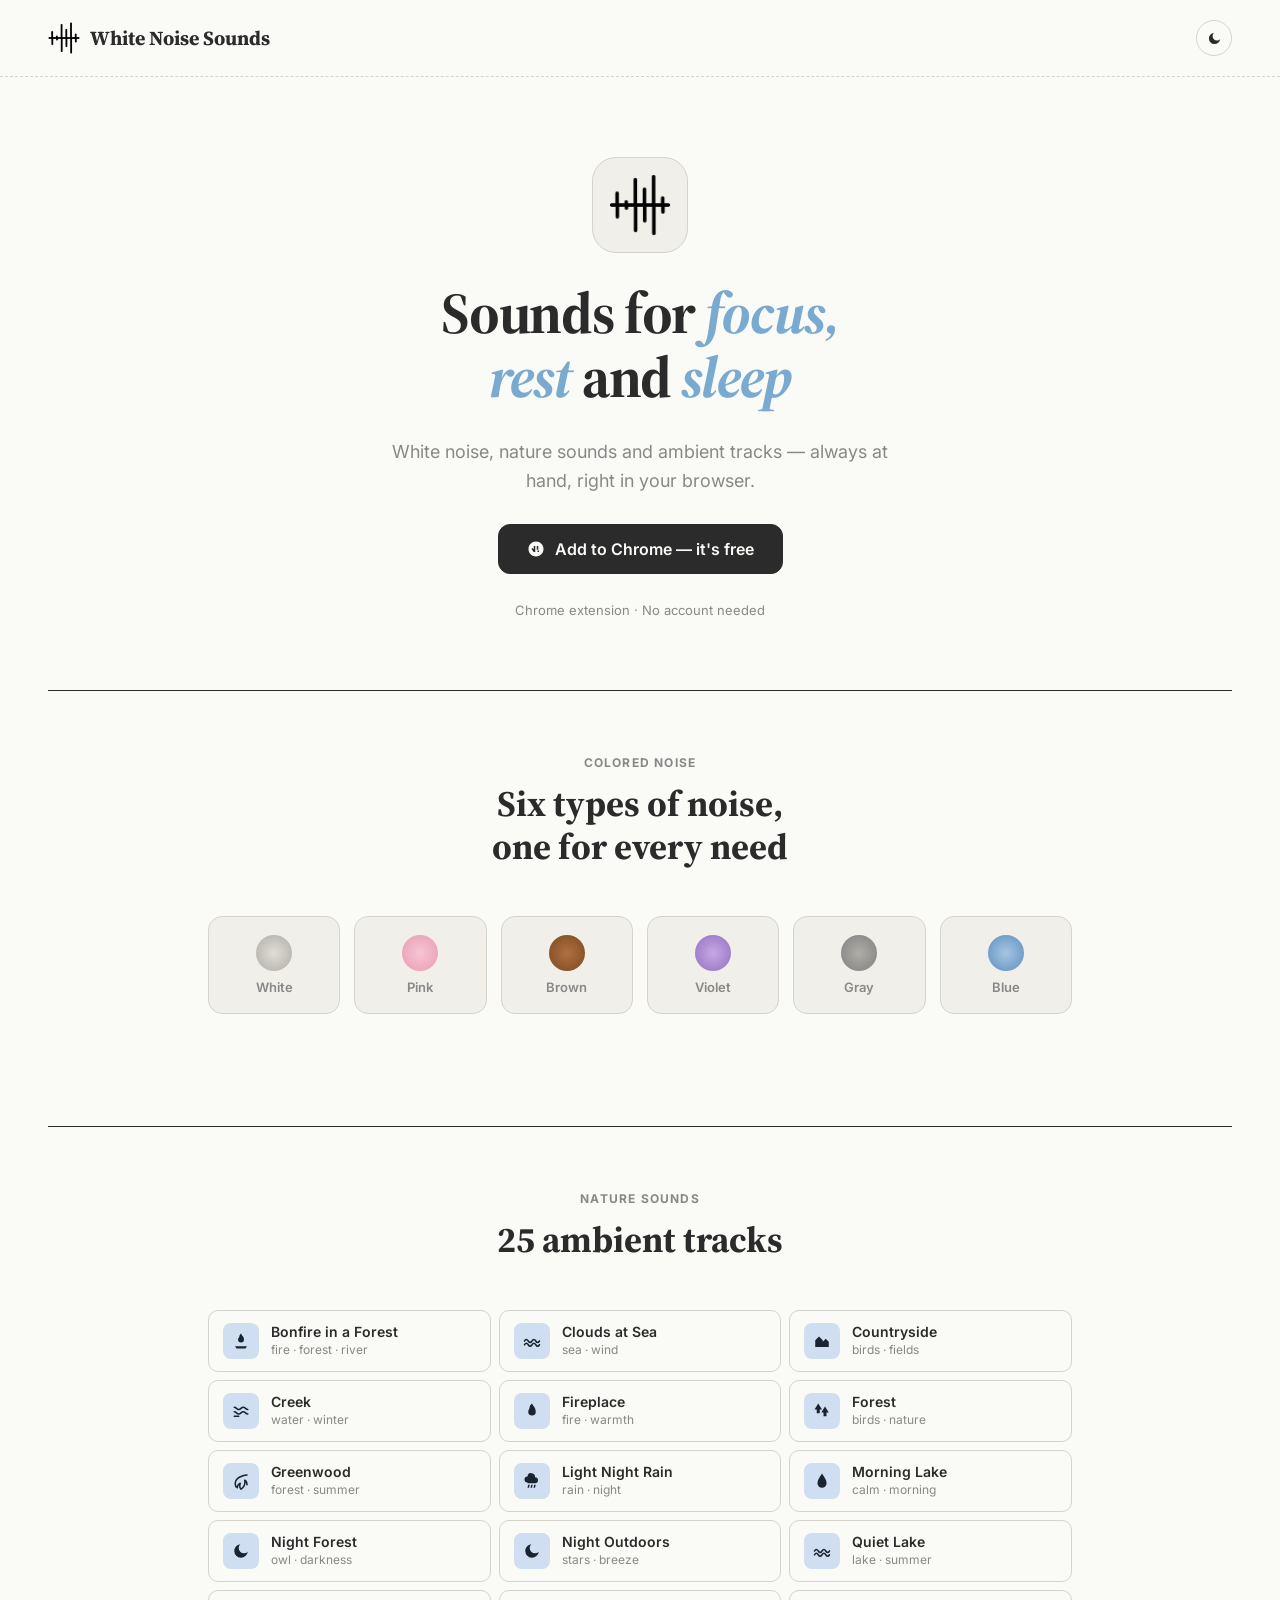
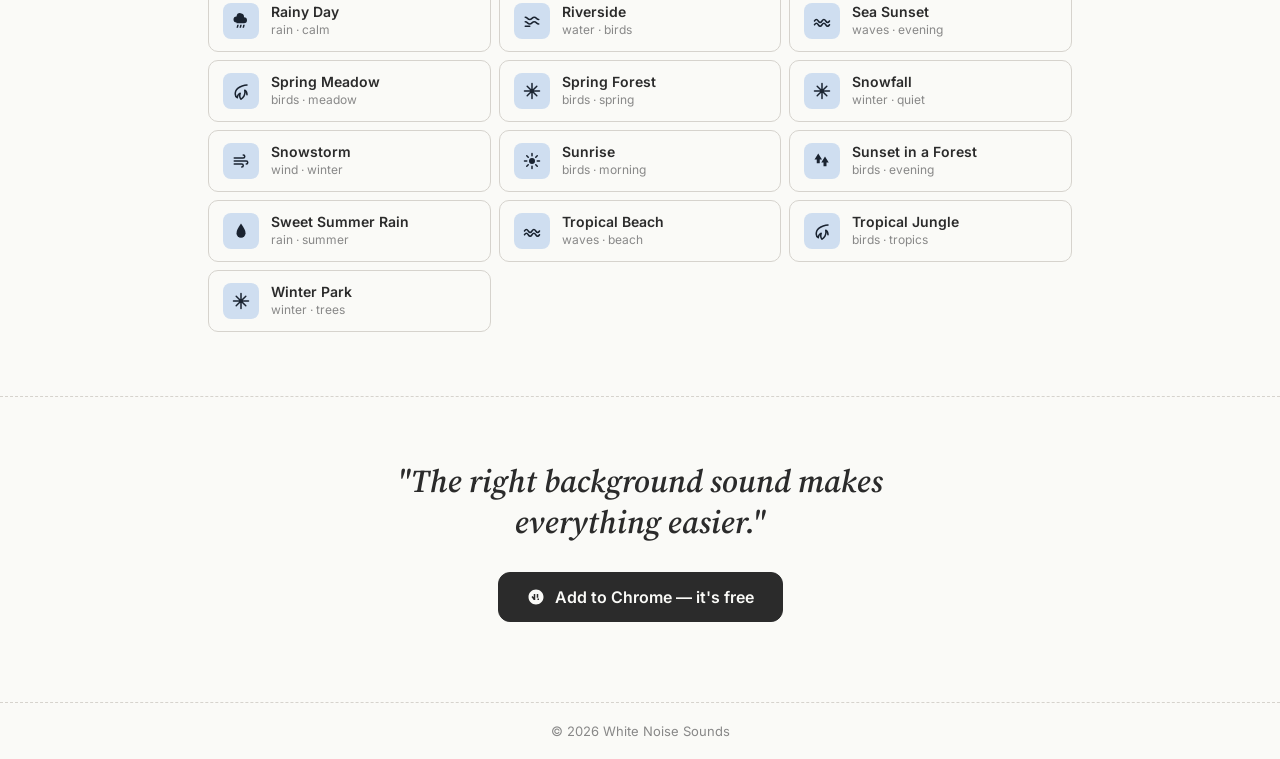
<file: index.html>
<!doctype html>
<html lang="en">
<head>
  <meta charset="utf-8" />
  <meta name="viewport" content="width=device-width, initial-scale=1" />
  <title>White Noise Sounds — Ambient sounds for focus and sleep</title>
  <meta name="description" content="White noise, pink noise, brown noise and nature sounds to help you focus, relax and sleep better." />
  <link rel="stylesheet" href="shared.css" />
  <style>
    /* ── Hero ────────────────────────────────────────── */
    .hero {
      display: flex;
      flex-direction: column;
      align-items: center;
      text-align: center;
      padding: 80px 24px 72px;
      gap: 28px;
    }
    .hero-icon {
      width: 96px;
      height: 96px;
      border-radius: 24px;
      border: 1.5px solid var(--line);
      background: var(--bg-2);
      padding: 16px;
    }
    .hero h1 {
      font-family: 'Source Serif 4', Georgia, serif;
      font-size: clamp(36px, 6vw, 58px);
      font-weight: 700;
      line-height: 1.1;
      letter-spacing: -0.02em;
      max-width: 680px;
    }
    .hero h1 em {
      font-style: italic;
      color: var(--accent-dark);
    }
    .hero p {
      font-size: 18px;
      color: var(--muted);
      line-height: 1.65;
      max-width: 520px;
    }
    .install-btn {
      display: inline-flex;
      align-items: center;
      gap: 10px;
      padding: 14px 28px;
      background: var(--fg);
      color: var(--bg);
      border: 1.5px solid var(--fg);
      border-radius: 12px;
      font-family: inherit;
      font-size: 16px;
      font-weight: 600;
      cursor: pointer;
      text-decoration: none;
      transition: background 0.15s, color 0.15s, transform 0.1s;
    }
    .install-btn:hover {
      background: var(--accent);
      color: var(--fg);
      border-color: var(--fg);
    }
    .install-btn:active { transform: scale(0.98); }
    .install-btn svg { flex-shrink: 0; }

    .hero-note {
      font-size: 13px;
      color: var(--muted);
    }

    /* ── Noises grid ─────────────────────────────────── */
    section {
      padding: 64px 48px;
      max-width: 960px;
      margin: 0 auto;
    }
    .section-label {
      font-size: 12px;
      font-weight: 700;
      letter-spacing: 0.1em;
      text-transform: uppercase;
      color: var(--muted);
      text-align: center;
      margin-bottom: 12px;
    }
    .section-title {
      font-family: 'Source Serif 4', Georgia, serif;
      font-size: clamp(26px, 4vw, 36px);
      font-weight: 700;
      text-align: center;
      margin-bottom: 48px;
      line-height: 1.2;
    }

    .noises-grid {
      display: grid;
      grid-template-columns: repeat(3, 1fr);
      gap: 14px;
      margin-bottom: 48px;
    }
    @media (min-width: 640px) {
      .noises-grid { grid-template-columns: repeat(6, 1fr); }
    }
    .noise-card {
      display: flex;
      flex-direction: column;
      align-items: center;
      gap: 8px;
      padding: 18px 10px;
      border: 1.5px solid var(--line);
      border-radius: 14px;
      background: var(--bg-2);
      position: relative;
      cursor: default;
    }
    .noise-tip {
      position: absolute;
      top: calc(100% + 10px);
      left: 50%;
      transform: translateX(-50%);
      background: var(--fg);
      color: var(--bg);
      font-size: 12px;
      line-height: 1.5;
      padding: 8px 12px;
      border-radius: 8px;
      width: 190px;
      text-align: center;
      pointer-events: none;
      opacity: 0;
      transition: opacity 0.15s;
      z-index: 100;
    }
    .noise-card:hover .noise-tip { opacity: 1; }
    .noise-card .label {
      font-size: 13px;
      font-weight: 600;
      color: var(--muted);
    }
    .noise-dot {
      width: 36px;
      height: 36px;
      border-radius: 50%;
    }
    .dot-white  { background: radial-gradient(circle, #e0ddd7, #b0ada7); }
    .dot-pink   { background: radial-gradient(circle, #f7c5d5, #e89ab0); }
    .dot-brown  { background: radial-gradient(circle, #b07040, #7a4a20); }
    .dot-violet { background: radial-gradient(circle, #c8a8e2, #9070c0); }
    .dot-gray   { background: radial-gradient(circle, #b0ada7, #808080); }
    .dot-blue   { background: radial-gradient(circle, #A8C5E2, #5a90c0); }

    /* ── Tracks section ──────────────────────────────── */
    .tracks-grid {
      display: grid;
      grid-template-columns: 1fr;
      gap: 8px;
    }
    @media (min-width: 600px) {
      .tracks-grid { grid-template-columns: 1fr 1fr; }
    }
    @media (min-width: 860px) {
      .tracks-grid { grid-template-columns: 1fr 1fr 1fr; }
    }
    .track-card {
      display: flex;
      align-items: center;
      gap: 12px;
      padding: 12px 14px;
      border: 1.5px solid var(--line);
      border-radius: 10px;
      background: var(--bg);
    }
    .track-card .icon {
      width: 36px;
      height: 36px;
      border-radius: 8px;
      background: var(--accent-soft);
      display: grid;
      place-items: center;
      flex-shrink: 0;
      color: #1a2330;
    }
    .track-card .meta .title {
      font-size: 14px;
      font-weight: 600;
      line-height: 1.2;
    }
    .track-card .meta .sub {
      font-size: 12px;
      color: var(--muted);
      margin-top: 2px;
    }

    /* ── CTA bottom ──────────────────────────────────── */
    .cta {
      text-align: center;
      padding: 64px 24px 80px;
      border-top: 1px dashed var(--line);
    }
    .cta p {
      font-family: 'Source Serif 4', Georgia, serif;
      font-size: clamp(22px, 3.5vw, 32px);
      font-weight: 600;
      font-style: italic;
      max-width: 500px;
      margin: 0 auto 28px;
      line-height: 1.3;
    }

    @media (max-width: 600px) {
      section { padding: 48px 20px; }
    }
  </style>
</head>
<body id="page">

<!-- Nav -->
<nav>
  <a class="nav-brand" href="#">
    <img class="nav-icon" src="icon128.png" alt="White Noise Sounds icon" />
    White Noise Sounds
  </a>
  <button class="theme-btn" id="themeBtn" aria-label="Toggle theme">
    <svg width="15" height="15" viewBox="0 0 24 24" fill="currentColor">
      <path id="themeIcon" d="M21 13a9 9 0 11-10-10 7 7 0 0010 10z"/>
    </svg>
  </button>
</nav>

<!-- Hero -->
<div class="hero">
  <img class="hero-icon" src="icon128.png" alt="White Noise Sounds" />
  <h1>Sounds for <em>focus,</em><br><em>rest</em> and <em>sleep</em></h1>
  <p>White noise, nature sounds and ambient tracks — always at hand, right in your browser.</p>
  <a class="install-btn" href="https://chromewebstore.google.com/detail/white-noise-sound/gdjiidgibdjdgakkgcicbenldlipimkd" id="installBtn" target="_blank" rel="noopener">
    <svg width="18" height="18" viewBox="0 0 24 24" fill="currentColor">
      <path d="M12 2C6.48 2 2 6.48 2 12s4.48 10 10 10 10-4.48 10-10S17.52 2 12 2zm-1 14H9L6 12l1.41-1.41L9 12.17V8h2v8zm4-3h-2V8h2v5zm1 3h-2v-2h2v2z"/>
    </svg>
    Add to Chrome — it's free
  </a>
  <span class="hero-note">Chrome extension · No account needed</span>
</div>

<hr class="divider" />

<!-- Noises -->
<section>
  <div class="section-label">Colored noise</div>
  <h2 class="section-title">Six types of noise,<br>one for every need</h2>
  <div class="noises-grid">
    <div class="noise-card"><div class="noise-dot dot-white"></div><span class="label">White</span><span class="noise-tip">Equal power at all frequencies — like a fan or TV static. Masks distractions, shortens sleep onset.</span></div>
    <div class="noise-card"><div class="noise-dot dot-pink"></div><span class="label">Pink</span><span class="noise-tip">Softer than white noise — like steady rain or ocean waves. Boosts deep sleep and memory.</span></div>
    <div class="noise-card"><div class="noise-dot dot-brown"></div><span class="label">Brown</span><span class="noise-tip">Deep bass rumble like thunder or a waterfall. Calms anxiety, deepens sleep and focus.</span></div>
    <div class="noise-card"><div class="noise-dot dot-violet"></div><span class="label">Violet</span><span class="noise-tip">High-frequency sharp hiss. Used for tinnitus relief and intense cognitive focus.</span></div>
    <div class="noise-card"><div class="noise-dot dot-gray"></div><span class="label">Gray</span><span class="noise-tip">Perceptually flat — equally loud at all frequencies. The easiest on the ears for long sessions.</span></div>
    <div class="noise-card"><div class="noise-dot dot-blue"></div><span class="label">Blue</span><span class="noise-tip">Brighter than white noise — a light airy hiss. Keeps you alert during monotonous tasks.</span></div>
  </div>
</section>

<hr class="divider" />

<!-- Tracks -->
<section>
  <div class="section-label">Nature sounds</div>
  <h2 class="section-title">25 ambient tracks</h2>
  <div class="tracks-grid">

    <div class="track-card">
      <div class="icon"><svg width="18" height="18" viewBox="0 0 24 24" fill="currentColor"><path d="M12 2c1 3 4 4 4 8a4 4 0 11-8 0c0-2 2-3 2-5 0-1 1-2 2-3zM4 19h16l-2 3H6l-2-3z"/></svg></div>
      <div class="meta"><div class="title">Bonfire in a Forest</div><div class="sub">fire · forest · river</div></div>
    </div>

    <div class="track-card">
      <div class="icon"><svg width="18" height="18" viewBox="0 0 24 24" fill="currentColor"><path d="M2 12Q4.5 8 7 12Q9.5 16 12 12Q14.5 8 17 12Q19.5 16 22 12M2 17Q4.5 13 7 17Q9.5 21 12 17Q14.5 13 17 17Q19.5 21 22 17" fill="none" stroke="currentColor" stroke-width="2" stroke-linecap="round"/></svg></div>
      <div class="meta"><div class="title">Clouds at Sea</div><div class="sub">sea · wind</div></div>
    </div>

    <div class="track-card">
      <div class="icon"><svg width="18" height="18" viewBox="0 0 24 24" fill="currentColor"><path d="M3 11l5-5 5 5v9H3zM13 13l4-4 4 4v7h-8z"/></svg></div>
      <div class="meta"><div class="title">Countryside</div><div class="sub">birds · fields</div></div>
    </div>

    <div class="track-card">
      <div class="icon"><svg width="18" height="18" viewBox="0 0 24 24" fill="currentColor"><path d="M3 7c3 0 3 3 6 3s3-3 6-3 3 3 6 3M3 13c3 0 3 3 6 3s3-3 6-3 3 3 6 3M3 19c3 0 3 0 6 0" fill="none" stroke="currentColor" stroke-width="2" stroke-linecap="round"/></svg></div>
      <div class="meta"><div class="title">Creek</div><div class="sub">water · winter</div></div>
    </div>

    <div class="track-card">
      <div class="icon"><svg width="18" height="18" viewBox="0 0 24 24" fill="currentColor"><path d="M12 2c2 4 5 6 5 11a5 5 0 01-10 0c0-3 2-4 2-7 0-1 1-2 3-4z"/></svg></div>
      <div class="meta"><div class="title">Fireplace</div><div class="sub">fire · warmth</div></div>
    </div>

    <div class="track-card">
      <div class="icon"><svg width="18" height="18" viewBox="0 0 24 24" fill="currentColor"><path d="M7 2l5 8H9v5H5v-5H2zM16 6l5 8h-3v5h-4v-5h-3z"/></svg></div>
      <div class="meta"><div class="title">Forest</div><div class="sub">birds · nature</div></div>
    </div>

    <div class="track-card">
      <div class="icon"><svg width="18" height="18" viewBox="0 0 24 24" fill="currentColor"><path d="M20 4C20 4 8 5 5 12c-1 3-1 7 2 9 0-3 2-5 4-6-1 3-1 6 1 8 4-3 6-7 5-12 2 1 3 4 3 6" fill="none" stroke="currentColor" stroke-width="2" stroke-linecap="round" stroke-linejoin="round"/></svg></div>
      <div class="meta"><div class="title">Greenwood</div><div class="sub">forest · summer</div></div>
    </div>

    <div class="track-card">
      <div class="icon"><svg width="18" height="18" viewBox="0 0 24 24" fill="currentColor"><path d="M6 14a4 4 0 010-8 5 5 0 0110 1 4 4 0 010 8H6zm1 3l-1 4h2l1-4zm4 0l-1 4h2l1-4zm4 0l-1 4h2l1-4z"/></svg></div>
      <div class="meta"><div class="title">Light Night Rain</div><div class="sub">rain · night</div></div>
    </div>

    <div class="track-card">
      <div class="icon"><svg width="18" height="18" viewBox="0 0 24 24" fill="currentColor"><path d="M12 2c4 6 6 9 6 13a6 6 0 01-12 0c0-4 2-7 6-13z"/></svg></div>
      <div class="meta"><div class="title">Morning Lake</div><div class="sub">calm · morning</div></div>
    </div>

    <div class="track-card">
      <div class="icon"><svg width="18" height="18" viewBox="0 0 24 24" fill="currentColor"><path d="M21 13a9 9 0 11-10-10 7 7 0 0010 10z"/></svg></div>
      <div class="meta"><div class="title">Night Forest</div><div class="sub">owl · darkness</div></div>
    </div>

    <div class="track-card">
      <div class="icon"><svg width="18" height="18" viewBox="0 0 24 24" fill="currentColor"><path d="M21 13a9 9 0 11-10-10 7 7 0 0010 10z"/></svg></div>
      <div class="meta"><div class="title">Night Outdoors</div><div class="sub">stars · breeze</div></div>
    </div>

    <div class="track-card">
      <div class="icon"><svg width="18" height="18" viewBox="0 0 24 24" fill="currentColor"><path d="M2 12Q4.5 8 7 12Q9.5 16 12 12Q14.5 8 17 12Q19.5 16 22 12M2 17Q4.5 13 7 17Q9.5 21 12 17Q14.5 13 17 17Q19.5 21 22 17" fill="none" stroke="currentColor" stroke-width="2" stroke-linecap="round"/></svg></div>
      <div class="meta"><div class="title">Quiet Lake</div><div class="sub">lake · summer</div></div>
    </div>

    <div class="track-card">
      <div class="icon"><svg width="18" height="18" viewBox="0 0 24 24" fill="currentColor"><path d="M6 14a4 4 0 010-8 5 5 0 0110 1 4 4 0 010 8H6zm1 3l-1 4h2l1-4zm4 0l-1 4h2l1-4zm4 0l-1 4h2l1-4z"/></svg></div>
      <div class="meta"><div class="title">Rainy Day</div><div class="sub">rain · calm</div></div>
    </div>

    <div class="track-card">
      <div class="icon"><svg width="18" height="18" viewBox="0 0 24 24" fill="currentColor"><path d="M3 7c3 0 3 3 6 3s3-3 6-3 3 3 6 3M3 13c3 0 3 3 6 3s3-3 6-3 3 3 6 3M3 19c3 0 3 0 6 0" fill="none" stroke="currentColor" stroke-width="2" stroke-linecap="round"/></svg></div>
      <div class="meta"><div class="title">Riverside</div><div class="sub">water · birds</div></div>
    </div>

    <div class="track-card">
      <div class="icon"><svg width="18" height="18" viewBox="0 0 24 24" fill="currentColor"><path d="M2 12Q4.5 8 7 12Q9.5 16 12 12Q14.5 8 17 12Q19.5 16 22 12M2 17Q4.5 13 7 17Q9.5 21 12 17Q14.5 13 17 17Q19.5 21 22 17" fill="none" stroke="currentColor" stroke-width="2" stroke-linecap="round"/></svg></div>
      <div class="meta"><div class="title">Sea Sunset</div><div class="sub">waves · evening</div></div>
    </div>

    <div class="track-card">
      <div class="icon"><svg width="18" height="18" viewBox="0 0 24 24" fill="currentColor"><path d="M20 4C20 4 8 5 5 12c-1 3-1 7 2 9 0-3 2-5 4-6-1 3-1 6 1 8 4-3 6-7 5-12 2 1 3 4 3 6" fill="none" stroke="currentColor" stroke-width="2" stroke-linecap="round" stroke-linejoin="round"/></svg></div>
      <div class="meta"><div class="title">Spring Meadow</div><div class="sub">birds · meadow</div></div>
    </div>

    <div class="track-card">
      <div class="icon"><svg width="18" height="18" viewBox="0 0 24 24" fill="currentColor"><path d="M12 2v20M2 12h20M5.6 5.6l12.8 12.8M18.4 5.6L5.6 18.4" fill="none" stroke="currentColor" stroke-width="2" stroke-linecap="round"/></svg></div>
      <div class="meta"><div class="title">Spring Forest</div><div class="sub">birds · spring</div></div>
    </div>

    <div class="track-card">
      <div class="icon"><svg width="18" height="18" viewBox="0 0 24 24" fill="currentColor"><path d="M12 2v20M2 12h20M5.6 5.6l12.8 12.8M18.4 5.6L5.6 18.4" fill="none" stroke="currentColor" stroke-width="2" stroke-linecap="round"/></svg></div>
      <div class="meta"><div class="title">Snowfall</div><div class="sub">winter · quiet</div></div>
    </div>

    <div class="track-card">
      <div class="icon"><svg width="18" height="18" viewBox="0 0 24 24" fill="currentColor"><path d="M3 8h12a2 2 0 100-4M3 12h16a2 2 0 110 4M3 16h10a2 2 0 110 4" fill="none" stroke="currentColor" stroke-width="2" stroke-linecap="round"/></svg></div>
      <div class="meta"><div class="title">Snowstorm</div><div class="sub">wind · winter</div></div>
    </div>

    <div class="track-card">
      <div class="icon"><svg width="18" height="18" viewBox="0 0 24 24" fill="currentColor"><circle cx="12" cy="12" r="4"/><path d="M12 2v3M12 19v3M2 12h3M19 12h3M5 5l2 2M17 17l2 2M5 19l2-2M17 7l2-2" stroke="currentColor" stroke-width="2" stroke-linecap="round"/></svg></div>
      <div class="meta"><div class="title">Sunrise</div><div class="sub">birds · morning</div></div>
    </div>

    <div class="track-card">
      <div class="icon"><svg width="18" height="18" viewBox="0 0 24 24" fill="currentColor"><path d="M7 2l5 8H9v5H5v-5H2zM16 6l5 8h-3v5h-4v-5h-3z"/></svg></div>
      <div class="meta"><div class="title">Sunset in a Forest</div><div class="sub">birds · evening</div></div>
    </div>

    <div class="track-card">
      <div class="icon"><svg width="18" height="18" viewBox="0 0 24 24" fill="currentColor"><path d="M12 2c4 6 6 9 6 13a6 6 0 01-12 0c0-4 2-7 6-13z"/></svg></div>
      <div class="meta"><div class="title">Sweet Summer Rain</div><div class="sub">rain · summer</div></div>
    </div>

    <div class="track-card">
      <div class="icon"><svg width="18" height="18" viewBox="0 0 24 24" fill="currentColor"><path d="M2 12Q4.5 8 7 12Q9.5 16 12 12Q14.5 8 17 12Q19.5 16 22 12M2 17Q4.5 13 7 17Q9.5 21 12 17Q14.5 13 17 17Q19.5 21 22 17" fill="none" stroke="currentColor" stroke-width="2" stroke-linecap="round"/></svg></div>
      <div class="meta"><div class="title">Tropical Beach</div><div class="sub">waves · beach</div></div>
    </div>

    <div class="track-card">
      <div class="icon"><svg width="18" height="18" viewBox="0 0 24 24" fill="currentColor"><path d="M20 4C20 4 8 5 5 12c-1 3-1 7 2 9 0-3 2-5 4-6-1 3-1 6 1 8 4-3 6-7 5-12 2 1 3 4 3 6" fill="none" stroke="currentColor" stroke-width="2" stroke-linecap="round" stroke-linejoin="round"/></svg></div>
      <div class="meta"><div class="title">Tropical Jungle</div><div class="sub">birds · tropics</div></div>
    </div>

    <div class="track-card">
      <div class="icon"><svg width="18" height="18" viewBox="0 0 24 24" fill="currentColor"><path d="M12 2v20M2 12h20M5.6 5.6l12.8 12.8M18.4 5.6L5.6 18.4" fill="none" stroke="currentColor" stroke-width="2" stroke-linecap="round"/></svg></div>
      <div class="meta"><div class="title">Winter Park</div><div class="sub">winter · trees</div></div>
    </div>

  </div>
</section>

<!-- CTA -->
<div class="cta">
  <p>"The right background sound makes everything easier."</p>
  <a class="install-btn" href="https://chromewebstore.google.com/detail/white-noise-sound/gdjiidgibdjdgakkgcicbenldlipimkd" id="installBtn2" target="_blank" rel="noopener">
    <svg width="18" height="18" viewBox="0 0 24 24" fill="currentColor">
      <path d="M12 2C6.48 2 2 6.48 2 12s4.48 10 10 10 10-4.48 10-10S17.52 2 12 2zm-1 14H9L6 12l1.41-1.41L9 12.17V8h2v8zm4-3h-2V8h2v5zm1 3h-2v-2h2v2z"/>
    </svg>
    Add to Chrome — it's free
  </a>
</div>

<!-- Footer -->
<footer>
  <span>© 2026 White Noise Sounds</span>
</footer>

<script>
  const page = document.getElementById('page');
  const btn  = document.getElementById('themeBtn');
  const icon = document.getElementById('themeIcon');

  const SUN  = 'M12 2v3M12 19v3M2 12h3M19 12h3M5 5l2 2M17 17l2 2M5 19l2-2M17 7l2-2';
  const MOON = 'M21 13a9 9 0 11-10-10 7 7 0 0010 10z';

  let dark = window.matchMedia('(prefers-color-scheme: dark)').matches;

  function applyTheme() {
    page.classList.toggle('dark', dark);
    icon.setAttribute('d', dark ? SUN : MOON);
  }
  applyTheme();

  btn.addEventListener('click', () => { dark = !dark; applyTheme(); });
</script>
<!-- Cloudflare Web Analytics --><script defer src='https://static.cloudflareinsights.com/beacon.min.js' data-cf-beacon='{"token": "15d35223b40a4430997c02a6f42e01c5"}'></script><!-- End Cloudflare Web Analytics -->
</body>
</html>
</file>
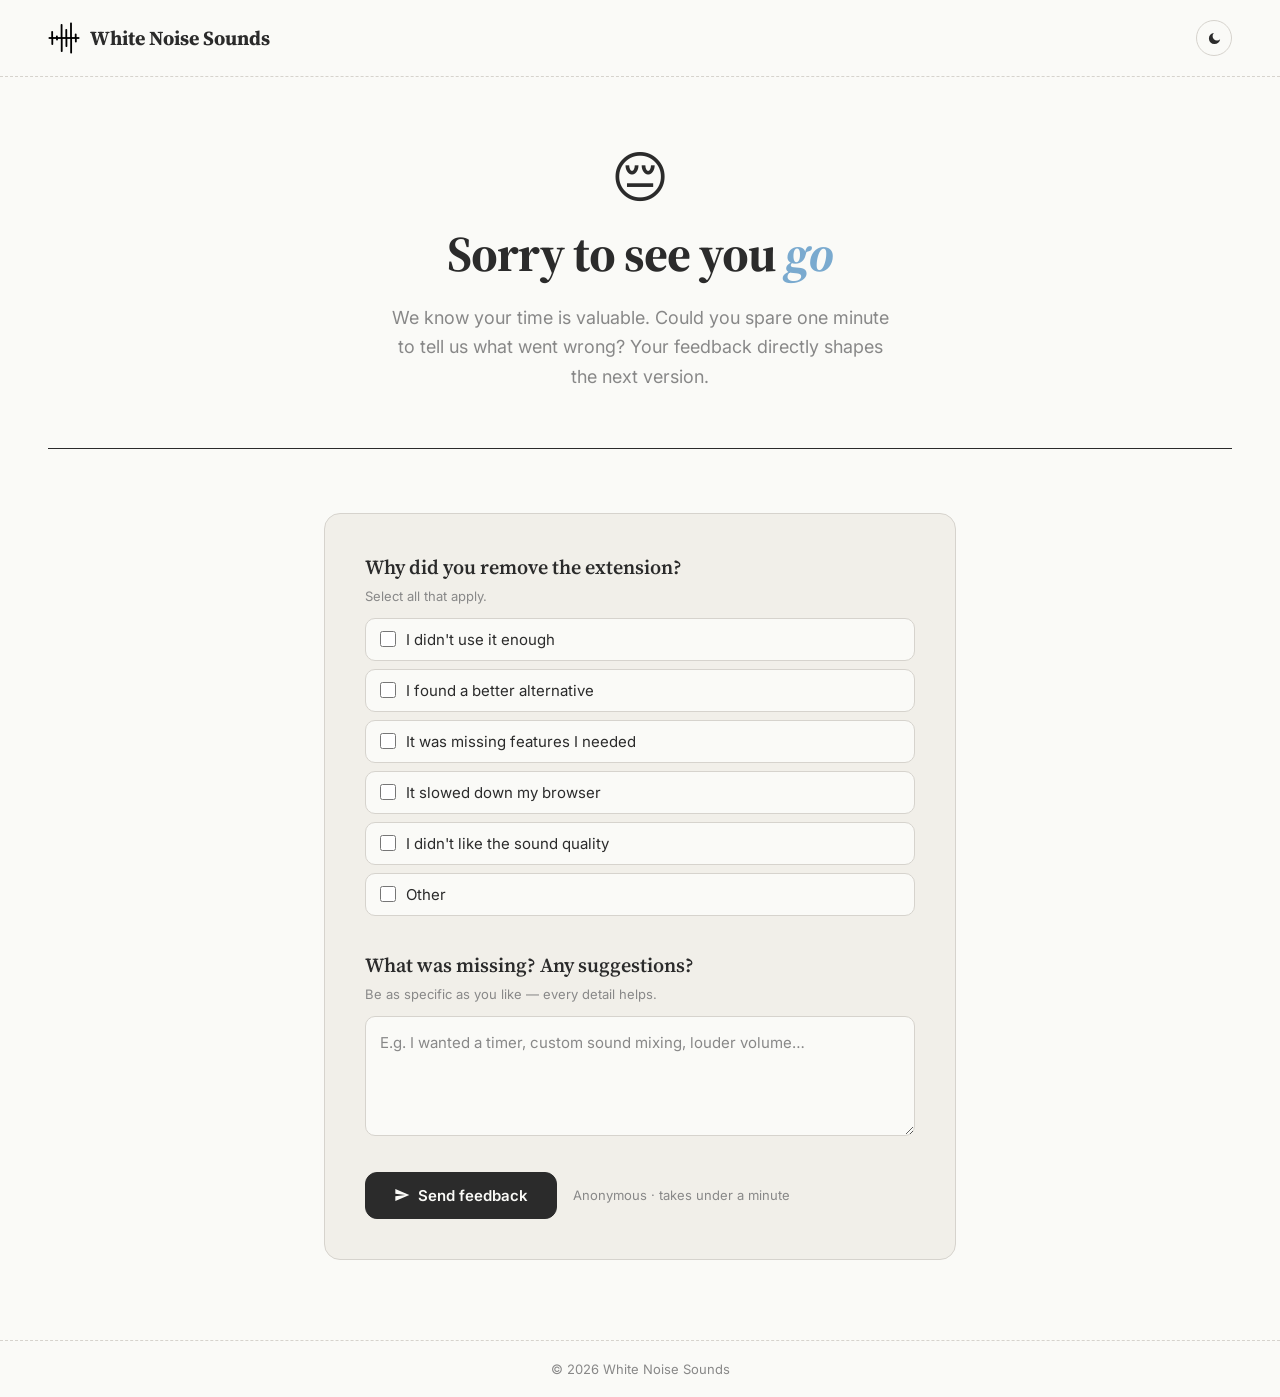
<file: uninstall.html>
<!doctype html>
<html lang="en">
<head>
  <meta charset="utf-8" />
  <meta name="viewport" content="width=device-width, initial-scale=1" />
  <title>White Noise Sounds — Farewell</title>
  <link rel="stylesheet" href="shared.css" />
  <style>
    /* ── Hero ────────────────────────────────────────── */
    .hero {
      display: flex;
      flex-direction: column;
      align-items: center;
      text-align: center;
      padding: 72px 24px 56px;
      gap: 20px;
    }
    .hero-emoji {
      font-size: 56px;
      line-height: 1;
    }
    .hero h1 {
      font-family: 'Source Serif 4', Georgia, serif;
      font-size: clamp(32px, 5vw, 50px);
      font-weight: 700;
      line-height: 1.15;
      letter-spacing: -0.02em;
      max-width: 620px;
    }
    .hero h1 em {
      font-style: italic;
      color: var(--accent-dark);
    }
    .hero p {
      font-size: 18px;
      color: var(--muted);
      line-height: 1.65;
      max-width: 500px;
    }

    /* ── Form section ────────────────────────────────── */
    .form-section {
      max-width: 680px;
      margin: 0 auto;
      padding: 64px 24px 80px;
    }

    .form-card {
      border: 1.5px solid var(--line);
      border-radius: 16px;
      background: var(--bg-2);
      padding: 40px;
      display: flex;
      flex-direction: column;
      gap: 36px;
    }

    .question-block {
      display: flex;
      flex-direction: column;
      gap: 14px;
    }
    .question-label {
      font-family: 'Source Serif 4', Georgia, serif;
      font-size: 20px;
      font-weight: 600;
      line-height: 1.3;
    }
    .question-hint {
      font-size: 13px;
      color: var(--muted);
      margin-top: -6px;
    }

    /* Checkboxes */
    .options-list {
      display: flex;
      flex-direction: column;
      gap: 8px;
    }
    .option-item {
      display: flex;
      align-items: center;
      gap: 10px;
      padding: 10px 14px;
      border: 1.5px solid var(--line);
      border-radius: 10px;
      background: var(--bg);
      cursor: pointer;
      transition: border-color 0.15s, background 0.15s;
      user-select: none;
    }
    .option-item:has(input:checked) {
      border-color: var(--accent-dark);
      background: var(--accent-soft);
    }
    .dark .option-item:has(input:checked) {
      background: #1a2b3a;
    }
    .option-item input[type="checkbox"] {
      width: 16px;
      height: 16px;
      accent-color: var(--accent-dark);
      flex-shrink: 0;
      cursor: pointer;
    }
    .option-item span {
      font-size: 15px;
      line-height: 1.4;
    }

    /* Other text input */
    .other-input {
      margin-top: 4px;
      padding: 10px 14px;
      border: 1.5px solid var(--line);
      border-radius: 10px;
      background: var(--bg);
      color: var(--fg);
      font-family: inherit;
      font-size: 14px;
      width: 100%;
      transition: border-color 0.15s;
      display: none;
    }
    .other-input:focus {
      outline: none;
      border-color: var(--accent-dark);
    }
    .other-input.visible { display: block; }

    /* Textarea */
    textarea {
      width: 100%;
      min-height: 120px;
      padding: 14px;
      border: 1.5px solid var(--line);
      border-radius: 10px;
      background: var(--bg);
      color: var(--fg);
      font-family: inherit;
      font-size: 15px;
      line-height: 1.6;
      resize: vertical;
      transition: border-color 0.15s;
    }
    textarea:focus {
      outline: none;
      border-color: var(--accent-dark);
    }
    textarea::placeholder { color: var(--muted); }

    /* Submit button */
    .submit-row {
      display: flex;
      align-items: center;
      gap: 16px;
      flex-wrap: wrap;
    }
    .submit-btn {
      display: inline-flex;
      align-items: center;
      gap: 8px;
      padding: 13px 28px;
      background: var(--fg);
      color: var(--bg);
      border: 1.5px solid var(--fg);
      border-radius: 12px;
      font-family: inherit;
      font-size: 15px;
      font-weight: 600;
      cursor: pointer;
      transition: background 0.15s, color 0.15s, transform 0.1s;
    }
    .submit-btn:hover {
      background: var(--accent);
      color: var(--fg);
      border-color: var(--fg);
    }
    .submit-btn:active { transform: scale(0.98); }
    .submit-btn:disabled {
      opacity: 0.5;
      cursor: not-allowed;
      transform: none;
    }
    .submit-note {
      font-size: 13px;
      color: var(--muted);
    }

    /* ── Success state ───────────────────────────────── */
    .success-state {
      display: none;
      flex-direction: column;
      align-items: center;
      text-align: center;
      gap: 16px;
      padding: 40px;
    }
    .success-state.visible { display: flex; }
    .success-emoji { font-size: 48px; }
    .success-state h2 {
      font-family: 'Source Serif 4', Georgia, serif;
      font-size: 26px;
      font-weight: 700;
    }
    .success-state p {
      font-size: 16px;
      color: var(--muted);
      max-width: 360px;
      line-height: 1.6;
    }
    .reinstall-link {
      display: inline-flex;
      align-items: center;
      gap: 8px;
      padding: 11px 22px;
      border: 1.5px solid var(--line);
      border-radius: 10px;
      font-size: 14px;
      font-weight: 500;
      color: var(--fg);
      text-decoration: none;
      margin-top: 4px;
      transition: border-color 0.15s, background 0.15s;
    }
    .reinstall-link:hover {
      border-color: var(--fg);
      background: var(--bg-2);
    }

    @media (max-width: 600px) {
      .hero { padding: 48px 20px 40px; }
      .form-section { padding: 40px 16px 60px; }
      .form-card { padding: 24px 20px; }
    }
  </style>
</head>
<body id="page">

<!-- Nav -->
<nav>
  <a class="nav-brand" href="/">
    <img class="nav-icon" src="icon128.png" alt="White Noise Sounds icon" />
    White Noise Sounds
  </a>
  <button class="theme-btn" id="themeBtn" aria-label="Toggle theme">
    <svg width="15" height="15" viewBox="0 0 24 24" fill="currentColor">
      <path id="themeIcon" d="M21 13a9 9 0 11-10-10 7 7 0 0010 10z"/>
    </svg>
  </button>
</nav>

<!-- Hero -->
<div class="hero">
  <div class="hero-emoji">😔</div>
  <h1>Sorry to see you <em>go</em></h1>
  <p>We know your time is valuable. Could you spare one minute to tell us what went wrong? Your feedback directly shapes the next version.</p>
</div>

<hr class="divider" />

<!-- Feedback form -->
<div class="form-section">

  <div class="form-card" id="formCard">

    <!-- Q1 -->
    <div class="question-block">
      <div class="question-label">Why did you remove the extension?</div>
      <div class="question-hint">Select all that apply.</div>
      <div class="options-list">
        <label class="option-item">
          <input type="checkbox" name="reason" value="didn't use it enough" />
          <span>I didn't use it enough</span>
        </label>
        <label class="option-item">
          <input type="checkbox" name="reason" value="found an alternative" />
          <span>I found a better alternative</span>
        </label>
        <label class="option-item">
          <input type="checkbox" name="reason" value="missing features" />
          <span>It was missing features I needed</span>
        </label>
        <label class="option-item">
          <input type="checkbox" name="reason" value="performance issues" />
          <span>It slowed down my browser</span>
        </label>
        <label class="option-item">
          <input type="checkbox" name="reason" value="sound quality" />
          <span>I didn't like the sound quality</span>
        </label>
        <label class="option-item">
          <input type="checkbox" name="reason" value="other" id="checkOther" />
          <span>Other</span>
        </label>
        <input
          type="text"
          class="other-input"
          id="otherText"
          placeholder="Please tell us more…"
          maxlength="300"
        />
      </div>
    </div>

    <!-- Q2 -->
    <div class="question-block">
      <div class="question-label">What was missing? Any suggestions?</div>
      <div class="question-hint">Be as specific as you like — every detail helps.</div>
      <textarea
        id="suggestions"
        placeholder="E.g. I wanted a timer, custom sound mixing, louder volume…"
        maxlength="2000"
      ></textarea>
    </div>

    <!-- Submit -->
    <div class="submit-row">
      <button class="submit-btn" id="submitBtn">
        <svg width="16" height="16" viewBox="0 0 24 24" fill="currentColor">
          <path d="M2.01 21L23 12 2.01 3 2 10l15 2-15 2z"/>
        </svg>
        Send feedback
      </button>
      <span class="submit-note">Anonymous · takes under a minute</span>
    </div>

  </div>

  <!-- Success message (hidden until submit) -->
  <div class="success-state" id="successState">
    <div class="success-emoji">🙏</div>
    <h2>Thank you!</h2>
    <p>Your feedback has been received. We read every response and use it to make White Noise Sounds better.</p>
    <a class="reinstall-link" href="https://chromewebstore.google.com/detail/white-noise-sound/gdjiidgibdjdgakkgcicbenldlipimkd">
      <svg width="15" height="15" viewBox="0 0 24 24" fill="currentColor">
        <path d="M19 11H7.83l4.88-4.88c.39-.39.39-1.03 0-1.42-.39-.39-1.02-.39-1.41 0l-6.59 6.59c-.39.39-.39 1.02 0 1.41l6.59 6.59c.39.39 1.02.39 1.41 0 .39-.39.39-1.02 0-1.41L7.83 13H19c.55 0 1-.45 1-1s-.45-1-1-1z"/>
      </svg>
      Give it another try
    </a>
  </div>

</div>

<!-- Footer -->
<footer>
  <span>© 2026 White Noise Sounds</span>
</footer>

<script>
  /* ── Theme toggle ─────────────────────────────────── */
  const page = document.getElementById('page');
  const btn  = document.getElementById('themeBtn');
  const icon = document.getElementById('themeIcon');
  const SUN  = 'M12 2v3M12 19v3M2 12h3M19 12h3M5 5l2 2M17 17l2 2M5 19l2-2M17 7l2-2';
  const MOON = 'M21 13a9 9 0 11-10-10 7 7 0 0010 10z';
  let dark = window.matchMedia('(prefers-color-scheme: dark)').matches;
  function applyTheme() {
    page.classList.toggle('dark', dark);
    icon.setAttribute('d', dark ? SUN : MOON);
  }
  applyTheme();
  btn.addEventListener('click', () => { dark = !dark; applyTheme(); });

  /* ── Show "Other" text field ──────────────────────── */
  const checkOther = document.getElementById('checkOther');
  const otherText  = document.getElementById('otherText');
  checkOther.addEventListener('change', () => {
    otherText.classList.toggle('visible', checkOther.checked);
    if (checkOther.checked) otherText.focus();
  });

  /* ── Submit ───────────────────────────────────────── */
  const submitBtn    = document.getElementById('submitBtn');
  const formCard     = document.getElementById('formCard');
  const successState = document.getElementById('successState');

  // Replace this URL with your Google Apps Script Web App URL
  // See: https://developers.google.com/apps-script/guides/web
  const SCRIPT_URL = 'https://script.google.com/macros/s/AKfycbzP9Sg3ZzB5liuIKpv3mDLWKMmGxGLUMWYU_aEnWlcqonlCsIZfc3GI5GrVuBzlA3CSDQ/exec';

  submitBtn.addEventListener('click', async () => {
    const reasons = Array.from(
      document.querySelectorAll('input[name="reason"]:checked')
    ).map(cb => cb.value === 'other' && otherText.value.trim()
      ? 'other: ' + otherText.value.trim()
      : cb.value
    );

    const suggestions = document.getElementById('suggestions').value.trim();

    if (reasons.length === 0 && !suggestions) {
      formCard.style.outline = '2px solid #e57373';
      setTimeout(() => { formCard.style.outline = ''; }, 1200);
      return;
    }

    submitBtn.disabled = true;
    submitBtn.textContent = 'Sending…';

    const payload = {
      timestamp:   new Date().toISOString(),
      reasons:     reasons.join('; '),
      suggestions: suggestions,
    };

    try {
      await fetch(SCRIPT_URL, {
        method: 'POST',
        mode:   'no-cors',
        headers: { 'Content-Type': 'application/json' },
        body: JSON.stringify(payload),
      });
    } catch (_) {
      // no-cors: fetch always resolves, network errors are silent
    }

    formCard.style.display = 'none';
    successState.classList.add('visible');
  });
</script>
<!-- Cloudflare Web Analytics --><script defer src='https://static.cloudflareinsights.com/beacon.min.js' data-cf-beacon='{"token": "15d35223b40a4430997c02a6f42e01c5"}'></script><!-- End Cloudflare Web Analytics -->
</body>
</html>
</file>
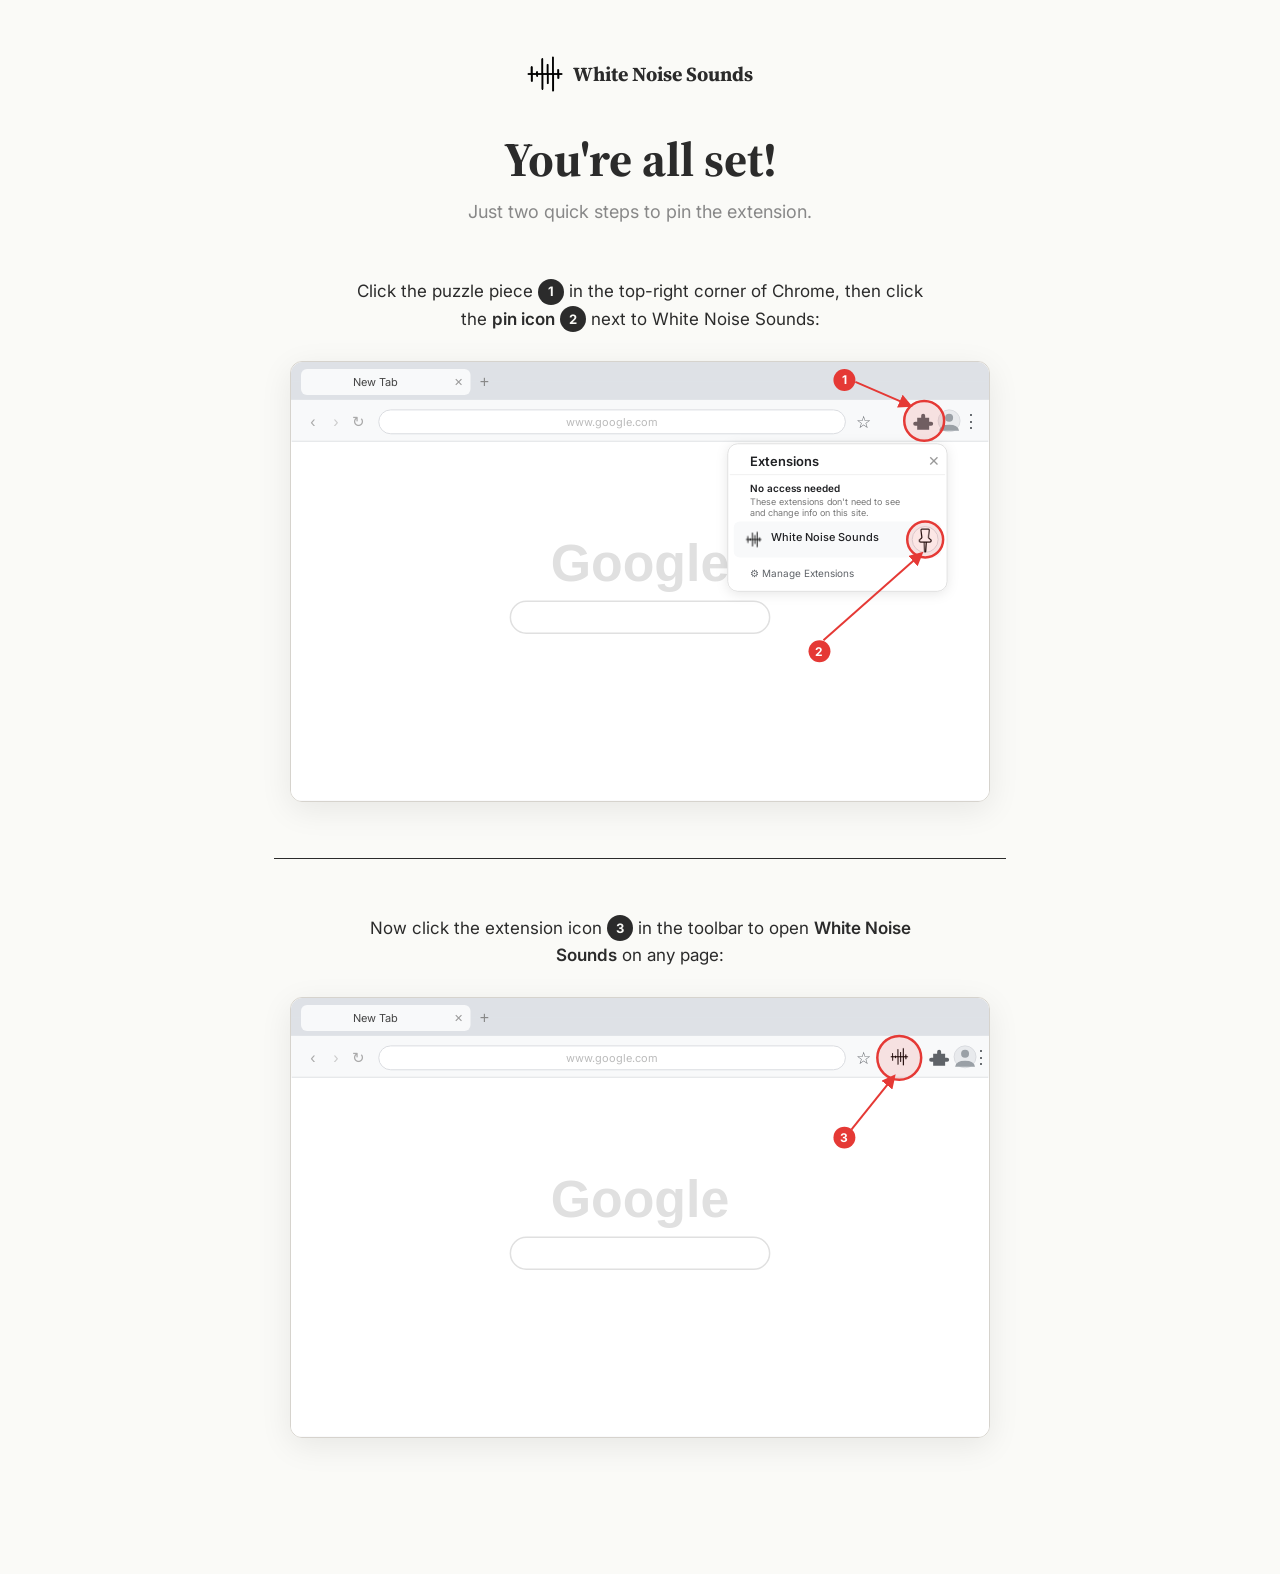
<file: welcome.html>
<!doctype html>
<html lang="en">
<head>
  <meta charset="utf-8" />
  <meta name="viewport" content="width=device-width, initial-scale=1" />
  <title>White Noise Sounds — Installed</title>
  <link rel="stylesheet" href="shared.css" />
  <style>
    main {
      max-width: 780px;
      margin: 0 auto;
      padding: 56px 24px 80px;
    }

    /* Brand */
    .brand {
      display: flex;
      align-items: center;
      justify-content: center;
      gap: 10px;
      margin-bottom: 40px;
    }
    .brand img {
      width: 36px;
      height: 36px;
    }
    .brand-name {
      font-family: 'Source Serif 4', Georgia, serif;
      font-size: 20px;
      font-weight: 700;
      color: var(--fg);
    }

    /* Title */
    h1 {
      font-family: 'Source Serif 4', Georgia, serif;
      font-size: clamp(32px, 5vw, 48px);
      font-weight: 700;
      text-align: center;
      line-height: 1.15;
      margin-bottom: 14px;
    }
    .subtitle {
      font-size: 18px;
      color: var(--muted);
      text-align: center;
      margin-bottom: 56px;
    }

    /* Steps */
    .instruction {
      font-size: 17px;
      line-height: 1.6;
      text-align: center;
      max-width: 580px;
      margin: 0 auto 28px;
    }
    .instruction b { font-weight: 600; }

    .step-num {
      display: inline-flex;
      align-items: center;
      justify-content: center;
      width: 26px;
      height: 26px;
      border-radius: 50%;
      background: var(--fg);
      color: var(--bg);
      font-size: 13px;
      font-weight: 700;
      vertical-align: middle;
      position: relative;
      top: -1px;
    }

    .image-wrapper {
      display: flex;
      justify-content: center;
      margin-bottom: 56px;
    }
    .image-wrapper svg {
      width: 100%;
      max-width: 700px;
      height: auto;
      border-radius: 12px;
      border: 1.5px solid var(--line);
      box-shadow: 0 8px 32px rgba(0,0,0,0.08);
    }

    .sep {
      border: none;
      border-top: 1.5px solid var(--fg);
      margin: 0 0 56px;
    }

    @media (max-width: 480px) {
      main { padding: 36px 16px 56px; }
      h1   { margin-bottom: 10px; }
      .subtitle { margin-bottom: 40px; }
      .image-wrapper { margin-bottom: 40px; }
    }
  </style>
</head>
<body>
<main>

  <div class="brand">
    <img src="icon128.png" alt="White Noise Sounds" />
    <span class="brand-name">White Noise Sounds</span>
  </div>

  <h1>You're all set!</h1>
  <p class="subtitle">Just two quick steps to pin the extension.</p>

  <!-- Step 1 -->
  <p class="instruction">
    Click the puzzle piece <span class="step-num">1</span> in the top-right corner of Chrome,
    then click the <b>pin icon</b> <span class="step-num">2</span> next to White Noise Sounds:
  </p>

  <div class="image-wrapper">
    <!-- Browser mockup: step 1 — pin the extension -->
    <svg viewBox="0 0 700 440" xmlns="http://www.w3.org/2000/svg" role="img" aria-label="Step 1: pin the extension">
      <defs>
        <filter id="s1">
          <feDropShadow dx="0" dy="2" stdDeviation="6" flood-color="#00000018"/>
        </filter>
        <clipPath id="win-clip">
          <rect width="700" height="440" rx="12"/>
        </clipPath>
      </defs>

      <!-- Window -->
      <rect width="700" height="440" rx="12" fill="#e8eaed"/>

      <!-- Tab bar -->
      <rect y="0" width="700" height="38" rx="12" fill="#dee1e6"/>
      <rect y="20" width="700" height="18" fill="#dee1e6"/>

      <!-- Active tab -->
      <rect x="10" y="7" width="170" height="26" rx="6" fill="#f8f9fa"/>
      <circle cx="168" cy="20" r="5" fill="none"/>
      <text x="85" y="24" text-anchor="middle" font-family="Inter,sans-serif" font-size="11" fill="#444">New Tab</text>
      <text x="168" y="24" text-anchor="middle" font-family="sans-serif" font-size="11" fill="#999">✕</text>
      <text x="194" y="25" text-anchor="middle" font-family="sans-serif" font-size="16" fill="#888">+</text>

      <!-- Nav bar -->
      <rect y="38" width="700" height="42" fill="#f8f9fa"/>
      <rect x="1" y="79" width="698" height="1" fill="#dadce0"/>

      <!-- Back / fwd / refresh -->
      <text x="22" y="65" text-anchor="middle" font-family="sans-serif" font-size="16" fill="#aaa">‹</text>
      <text x="45" y="65" text-anchor="middle" font-family="sans-serif" font-size="16" fill="#ccc">›</text>
      <text x="68" y="65" text-anchor="middle" font-family="sans-serif" font-size="15" fill="#aaa">↻</text>

      <!-- Address bar -->
      <rect x="88" y="48" width="468" height="24" rx="12" fill="white" stroke="#dadce0" stroke-width="1"/>
      <text x="322" y="64" text-anchor="middle" font-family="Inter,sans-serif" font-size="11" fill="#bbb">www.google.com</text>

      <!-- Toolbar icons: bookmark / screenshot / extensions / profile / menu -->
      <text x="574" y="66" text-anchor="middle" font-family="sans-serif" font-size="17" fill="#5f6368">☆</text>

      <!-- Puzzle piece icon (target of circle 1) -->
      <g transform="translate(624,48)">
        <rect width="22" height="22" rx="4" fill="none"/>
        <!-- simplified puzzle shape -->
        <path d="M4 8 h4 v-2 a2 2 0 0 1 4 0 v2 h4 v4 h2 a2 2 0 0 1 0 4 h-2 v4 H4 v-4 H2 a2 2 0 0 1 0-4 h2 Z"
              fill="#5f6368" fill-rule="evenodd"/>
      </g>

      <circle cx="660" cy="59" r="11" fill="#e8eaed" stroke="#dadce0" stroke-width="1"/>
      <circle cx="660" cy="56" r="4" fill="#9aa0a6"/>
      <path d="M650 69 Q651 63 660 63 Q669 63 670 69" fill="#9aa0a6"/>
      <text x="682" y="65" text-anchor="middle" font-family="sans-serif" font-size="18" fill="#5f6368">⋮</text>

      <!-- Content area -->
      <rect y="80" width="700" height="360" fill="white"/>

      <!-- Google logo placeholder -->
      <text x="350" y="220" text-anchor="middle" font-family="sans-serif" font-size="52" font-weight="700" fill="#e0e0e0">Google</text>
      <rect x="220" y="240" width="260" height="32" rx="16" fill="none" stroke="#e0e0e0" stroke-width="1.5"/>

      <!-- Extensions dropdown panel -->
      <rect x="438" y="82" width="220" height="148" rx="10" fill="white" stroke="#e0e0e0" stroke-width="1" filter="url(#s1)"/>

      <text x="460" y="104" font-family="Inter,sans-serif" font-size="13" font-weight="600" fill="#202124">Extensions</text>
      <text x="645" y="104" text-anchor="middle" font-family="sans-serif" font-size="14" fill="#999">✕</text>
      <line x1="440" y1="113" x2="656" y2="113" stroke="#f0f0f0" stroke-width="1"/>

      <text x="460" y="130" font-family="Inter,sans-serif" font-size="10" font-weight="600" fill="#202124">No access needed</text>
      <text x="460" y="143" font-family="Inter,sans-serif" font-size="9" fill="#777">These extensions don't need to see</text>
      <text x="460" y="154" font-family="Inter,sans-serif" font-size="9" fill="#777">and change info on this site.</text>

      <!-- Extension row -->
      <rect x="444" y="160" width="208" height="36" rx="6" fill="#f8f9fa"/>

      <!-- WNS icon in list (16×16) -->
      <image href="icon128.png" x="456" y="170" width="16" height="16"/>

      <text x="481" y="180" font-family="Inter,sans-serif" font-size="11" fill="#202124" font-weight="500">White Noise Sounds</text>

      <!-- Pin button -->
      <circle cx="636" cy="178" r="13" fill="white" stroke="#dadce0" stroke-width="1"/>
      <image href="pin.png" x="623" y="166" width="26" height="26"/>

      <text x="460" y="216" font-family="Inter,sans-serif" font-size="10" fill="#5f6368">⚙ Manage Extensions</text>

      <!-- ── Circle 1 around puzzle piece ── -->
      <circle cx="635" cy="59" r="20" fill="#e5393520" stroke="#e53935" stroke-width="2.5"/>
      <!-- Number badge 1 -->
      <circle cx="555" cy="18" r="11" fill="#e53935"/>
      <text x="555" y="22.5" text-anchor="middle" font-family="Inter,sans-serif" font-size="12" font-weight="700" fill="white">1</text>
      <!-- Arrow from badge to circle -->
      <path d="M566 20 L617 42" stroke="#e53935" stroke-width="2" fill="none" marker-end="url(#arrowhead)"/>

      <!-- ── Circle 2 around pin button ── -->
      <circle cx="636" cy="178" r="18" fill="#e5393520" stroke="#e53935" stroke-width="2.5"/>
      <!-- Number badge 2 -->
      <circle cx="530" cy="290" r="11" fill="#e53935"/>
      <text x="530" y="294.5" text-anchor="middle" font-family="Inter,sans-serif" font-size="12" font-weight="700" fill="white">2</text>
      <!-- Arrow from badge to circle -->
      <path d="M534 279 L629 195" stroke="#e53935" stroke-width="2" fill="none" marker-end="url(#arrowhead)"/>

      <defs>
        <marker id="arrowhead" markerWidth="7" markerHeight="7" refX="3.5" refY="3.5" orient="auto">
          <path d="M0,0 L7,3.5 L0,7 Z" fill="#e53935"/>
        </marker>
      </defs>
    </svg>
  </div>

  <hr class="sep" />

  <!-- Step 2 -->
  <p class="instruction">
    Now click the extension icon <span class="step-num">3</span> in the toolbar
    to open <b>White Noise Sounds</b> on any page:
  </p>

  <div class="image-wrapper">
    <!-- Browser mockup: step 2 — click pinned icon -->
    <svg viewBox="0 0 700 440" xmlns="http://www.w3.org/2000/svg" role="img" aria-label="Step 2: open the extension">
      <defs>
        <filter id="s2">
          <feDropShadow dx="0" dy="2" stdDeviation="6" flood-color="#00000018"/>
        </filter>
      </defs>

      <!-- Window -->
      <rect width="700" height="440" rx="12" fill="#e8eaed"/>

      <!-- Tab bar -->
      <rect y="0" width="700" height="38" rx="12" fill="#dee1e6"/>
      <rect y="20" width="700" height="18" fill="#dee1e6"/>
      <rect x="10" y="7" width="170" height="26" rx="6" fill="#f8f9fa"/>
      <text x="85" y="24" text-anchor="middle" font-family="Inter,sans-serif" font-size="11" fill="#444">New Tab</text>
      <text x="168" y="24" text-anchor="middle" font-family="sans-serif" font-size="11" fill="#999">✕</text>
      <text x="194" y="25" text-anchor="middle" font-family="sans-serif" font-size="16" fill="#888">+</text>

      <!-- Nav bar -->
      <rect y="38" width="700" height="42" fill="#f8f9fa"/>
      <rect x="1" y="79" width="698" height="1" fill="#dadce0"/>

      <text x="22" y="65" text-anchor="middle" font-family="sans-serif" font-size="16" fill="#aaa">‹</text>
      <text x="45" y="65" text-anchor="middle" font-family="sans-serif" font-size="16" fill="#ccc">›</text>
      <text x="68" y="65" text-anchor="middle" font-family="sans-serif" font-size="15" fill="#aaa">↻</text>
      <rect x="88" y="48" width="468" height="24" rx="12" fill="white" stroke="#dadce0" stroke-width="1"/>
      <text x="322" y="64" text-anchor="middle" font-family="Inter,sans-serif" font-size="11" fill="#bbb">www.google.com</text>

      <text x="574" y="66" text-anchor="middle" font-family="sans-serif" font-size="17" fill="#5f6368">☆</text>

      <!-- WNS icon pinned in toolbar -->
      <image href="icon128.png" x="601" y="50" width="18" height="18"/>

      <!-- Puzzle piece icon -->
      <g transform="translate(640,48)">
        <rect width="22" height="22" rx="4" fill="none"/>
        <path d="M4 8 h4 v-2 a2 2 0 0 1 4 0 v2 h4 v4 h2 a2 2 0 0 1 0 4 h-2 v4 H4 v-4 H2 a2 2 0 0 1 0-4 h2 Z"
              fill="#5f6368" fill-rule="evenodd"/>
      </g>
      <circle cx="676" cy="59" r="11" fill="#e8eaed" stroke="#dadce0" stroke-width="1"/>
      <circle cx="676" cy="56" r="4" fill="#9aa0a6"/>
      <path d="M666 69 Q667 63 676 63 Q685 63 686 69" fill="#9aa0a6"/>
      <text x="692" y="65" text-anchor="middle" font-family="sans-serif" font-size="18" fill="#5f6368">⋮</text>

      <!-- Content area -->
      <rect y="80" width="700" height="360" fill="white"/>
      <text x="350" y="220" text-anchor="middle" font-family="sans-serif" font-size="52" font-weight="700" fill="#e0e0e0">Google</text>
      <rect x="220" y="240" width="260" height="32" rx="16" fill="none" stroke="#e0e0e0" stroke-width="1.5"/>

      <!-- ── Circle 3 around WNS icon ── -->
      <circle cx="610" cy="60" r="22" fill="#e5393520" stroke="#e53935" stroke-width="2.5"/>
      <!-- Number badge 3 -->
      <circle cx="555" cy="140" r="11" fill="#e53935"/>
      <text x="555" y="144.5" text-anchor="middle" font-family="Inter,sans-serif" font-size="12" font-weight="700" fill="white">3</text>
      <!-- Arrow -->
      <path d="M562 132 L602 82" stroke="#e53935" stroke-width="2" fill="none" marker-end="url(#arrowhead2)"/>

      <defs>
        <marker id="arrowhead2" markerWidth="7" markerHeight="7" refX="3.5" refY="3.5" orient="auto">
          <path d="M0,0 L7,3.5 L0,7 Z" fill="#e53935"/>
        </marker>
      </defs>
    </svg>
  </div>

</main>
<!-- Cloudflare Web Analytics --><script defer src='https://static.cloudflareinsights.com/beacon.min.js' data-cf-beacon='{"token": "15d35223b40a4430997c02a6f42e01c5"}'></script><!-- End Cloudflare Web Analytics -->
</body>
</html>
</file>
<file: shared.css>
@import url('https://fonts.googleapis.com/css2?family=Inter:wght@400;500;600&family=Source+Serif+4:ital,wght@0,400;0,600;0,700;1,400;1,600&display=swap');

/* ── Variables ───────────────────────────────────────── */
:root {
  --accent:      #A8C5E2;
  --accent-soft: #cfdef0;
  --accent-dark: #7aaacf;
  --bg:          #fafaf7;
  --bg-2:        #f1efe9;
  --fg:          #2b2b2b;
  --muted:       #888;
  --line:        #d6d3cd;
  --line-soft:   #e7e4dd;
}
.dark {
  --bg:        #1f1d1a;
  --bg-2:      #181614;
  --fg:        #ece9e1;
  --muted:     #8a857c;
  --line:      #3a3733;
  --line-soft: #2a2724;
}

/* ── Reset ───────────────────────────────────────────── */
*, *::before, *::after { box-sizing: border-box; margin: 0; padding: 0; }

html { scroll-behavior: smooth; }

body {
  font-family: 'Inter', system-ui, sans-serif;
  background: var(--bg);
  color: var(--fg);
  transition: background 0.25s, color 0.25s;
  min-height: 100vh;
}

/* ── Nav ─────────────────────────────────────────────── */
nav {
  display: flex;
  align-items: center;
  justify-content: space-between;
  padding: 20px 48px;
  border-bottom: 1px dashed var(--line);
}
.nav-brand {
  display: flex;
  align-items: center;
  gap: 10px;
  font-family: 'Source Serif 4', Georgia, serif;
  font-size: 20px;
  font-weight: 700;
  text-decoration: none;
  color: var(--fg);
}
.nav-icon { width: 32px; height: 32px; }

.theme-btn {
  width: 36px;
  height: 36px;
  border-radius: 50%;
  border: 1.5px solid var(--line);
  background: transparent;
  color: var(--fg);
  cursor: pointer;
  display: grid;
  place-items: center;
  transition: background 0.15s, border-color 0.15s;
}
.theme-btn:hover { background: var(--accent); border-color: var(--fg); }

/* ── Divider ─────────────────────────────────────────── */
.divider {
  border: none;
  border-top: 1.5px solid var(--fg);
  margin: 0 48px;
}

/* ── Footer ──────────────────────────────────────────── */
footer {
  border-top: 1px dashed var(--line);
  padding: 20px 48px;
  display: flex;
  align-items: center;
  justify-content: center;
  font-size: 13px;
  color: var(--muted);
}

@media (max-width: 600px) {
  nav    { padding: 16px 20px; }
  .divider { margin: 0 20px; }
  footer { padding: 20px; }
}
</file>
